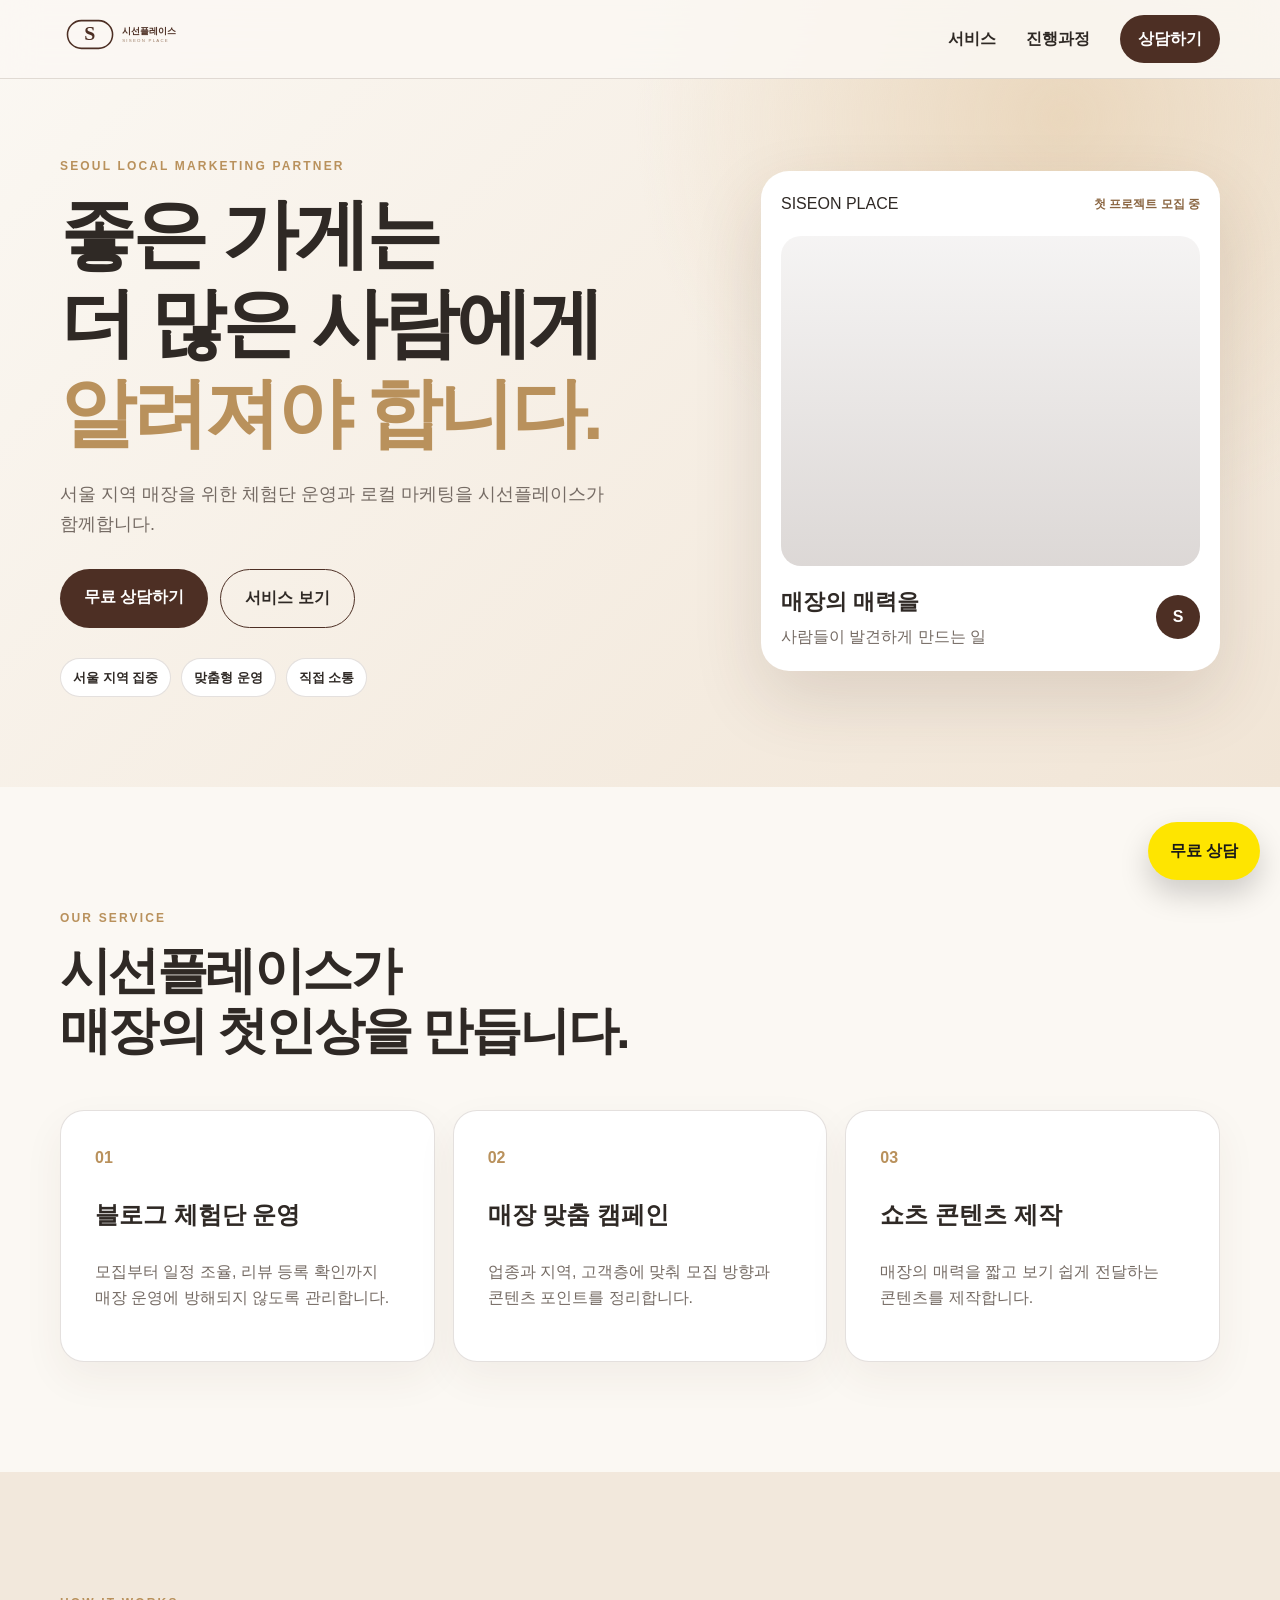
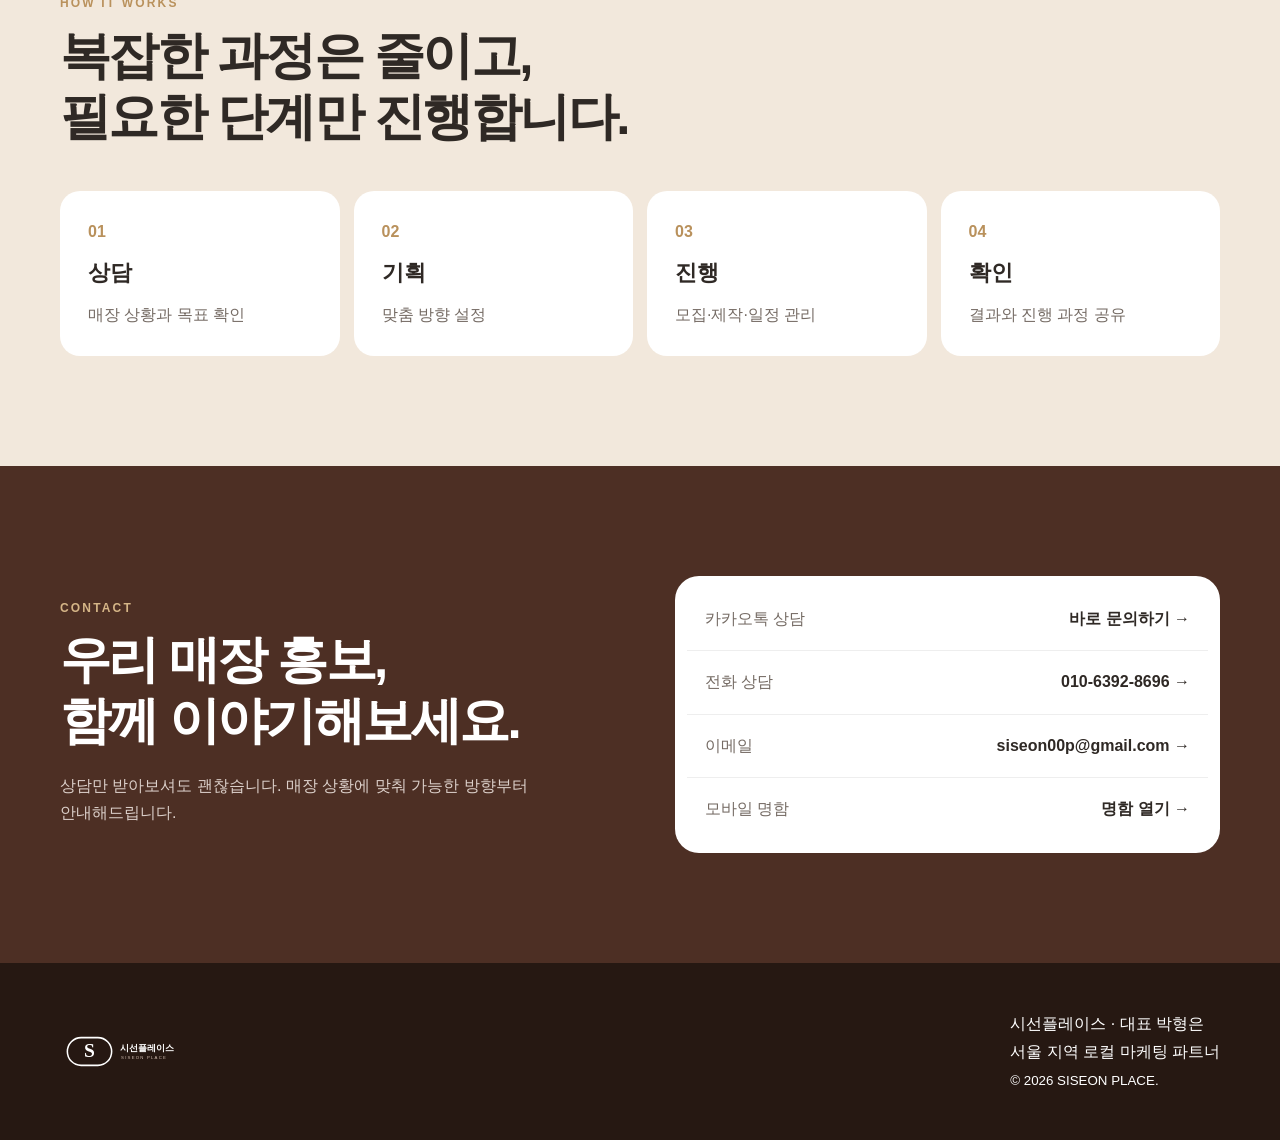
<file: index.html>
<!doctype html>
<html lang="ko">
<head>
  <meta charset="utf-8" />
  <meta name="viewport" content="width=device-width, initial-scale=1" />
  <meta name="description" content="서울 지역 매장을 위한 로컬 마케팅 파트너, 시선플레이스" />
  <meta name="theme-color" content="#4d2f24" />
  <title>시선플레이스 | 서울 로컬 마케팅</title>
  <link rel="icon" href="favicon.svg" type="image/svg+xml" />
  <link rel="stylesheet" href="style.css?v=20260730-2" />
</head>
<body>
<header class="site-header"><div class="container nav-wrap"><a class="brand" href="#top"><img src="logo.svg" alt="시선플레이스"></a><button class="menu-toggle" aria-label="메뉴 열기"><span></span><span></span><span></span></button><nav class="main-nav"><a href="#service">서비스</a><a href="#process">진행과정</a><a href="#contact" class="nav-cta">상담하기</a></nav></div></header>
<main id="top">
<section class="hero"><div class="container hero-grid"><div class="hero-copy reveal"><p class="eyebrow">SEOUL LOCAL MARKETING PARTNER</p><h1>좋은 가게는<br>더 많은 사람에게<br><em>알려져야 합니다.</em></h1><p class="hero-desc">서울 지역 매장을 위한 체험단 운영과 로컬 마케팅을 시선플레이스가 함께합니다.</p><div class="hero-actions"><a class="btn primary" href="http://pf.kakao.com/_FxaGfX/chat" target="_blank" rel="noopener">무료 상담하기</a><a class="btn ghost" href="#service">서비스 보기</a></div><div class="trust-row"><span>서울 지역 집중</span><span>맞춤형 운영</span><span>직접 소통</span></div></div><div class="hero-card reveal"><div class="hero-card-top"><span>SISEON PLACE</span><b>첫 프로젝트 모집 중</b></div><div class="photo-frame"></div><div class="hero-card-bottom"><div><strong>매장의 매력을</strong><p>사람들이 발견하게 만드는 일</p></div><span>S</span></div></div></div></section>
<section class="section" id="service"><div class="container"><p class="section-kicker">OUR SERVICE</p><h2>시선플레이스가<br>매장의 첫인상을 만듭니다.</h2><div class="service-grid"><article><span>01</span><h3>블로그 체험단 운영</h3><p>모집부터 일정 조율, 리뷰 등록 확인까지 매장 운영에 방해되지 않도록 관리합니다.</p></article><article><span>02</span><h3>매장 맞춤 캠페인</h3><p>업종과 지역, 고객층에 맞춰 모집 방향과 콘텐츠 포인트를 정리합니다.</p></article><article><span>03</span><h3>쇼츠 콘텐츠 제작</h3><p>매장의 매력을 짧고 보기 쉽게 전달하는 콘텐츠를 제작합니다.</p></article></div></div></section>
<section class="section process" id="process"><div class="container"><p class="section-kicker">HOW IT WORKS</p><h2>복잡한 과정은 줄이고,<br>필요한 단계만 진행합니다.</h2><div class="steps"><div><b>01</b><strong>상담</strong><p>매장 상황과 목표 확인</p></div><div><b>02</b><strong>기획</strong><p>맞춤 방향 설정</p></div><div><b>03</b><strong>진행</strong><p>모집·제작·일정 관리</p></div><div><b>04</b><strong>확인</strong><p>결과와 진행 과정 공유</p></div></div></div></section>
<section class="section contact" id="contact"><div class="container contact-grid"><div><p class="section-kicker">CONTACT</p><h2>우리 매장 홍보,<br>함께 이야기해보세요.</h2><p>상담만 받아보셔도 괜찮습니다. 매장 상황에 맞춰 가능한 방향부터 안내해드립니다.</p></div><div class="contact-card"><a href="http://pf.kakao.com/_FxaGfX/chat" target="_blank" rel="noopener"><span>카카오톡 상담</span><strong>바로 문의하기 →</strong></a><a href="tel:01063928696"><span>전화 상담</span><strong>010-6392-8696 →</strong></a><a href="mailto:siseon00p@gmail.com"><span>이메일</span><strong>siseon00p@gmail.com →</strong></a><a href="card/"><span>모바일 명함</span><strong>명함 열기 →</strong></a></div></div></section>
</main>
<footer><div class="container footer-wrap"><img src="logo-white.svg" alt="시선플레이스"><div><p>시선플레이스 · 대표 박형은</p><p>서울 지역 로컬 마케팅 파트너</p><small>© <span id="year"></span> SISEON PLACE.</small></div></div></footer>
<a class="floating-kakao" href="http://pf.kakao.com/_FxaGfX/chat" target="_blank" rel="noopener">무료 상담</a>
<script src="script.js?v=20260730-2"></script>
</body></html>
</file>
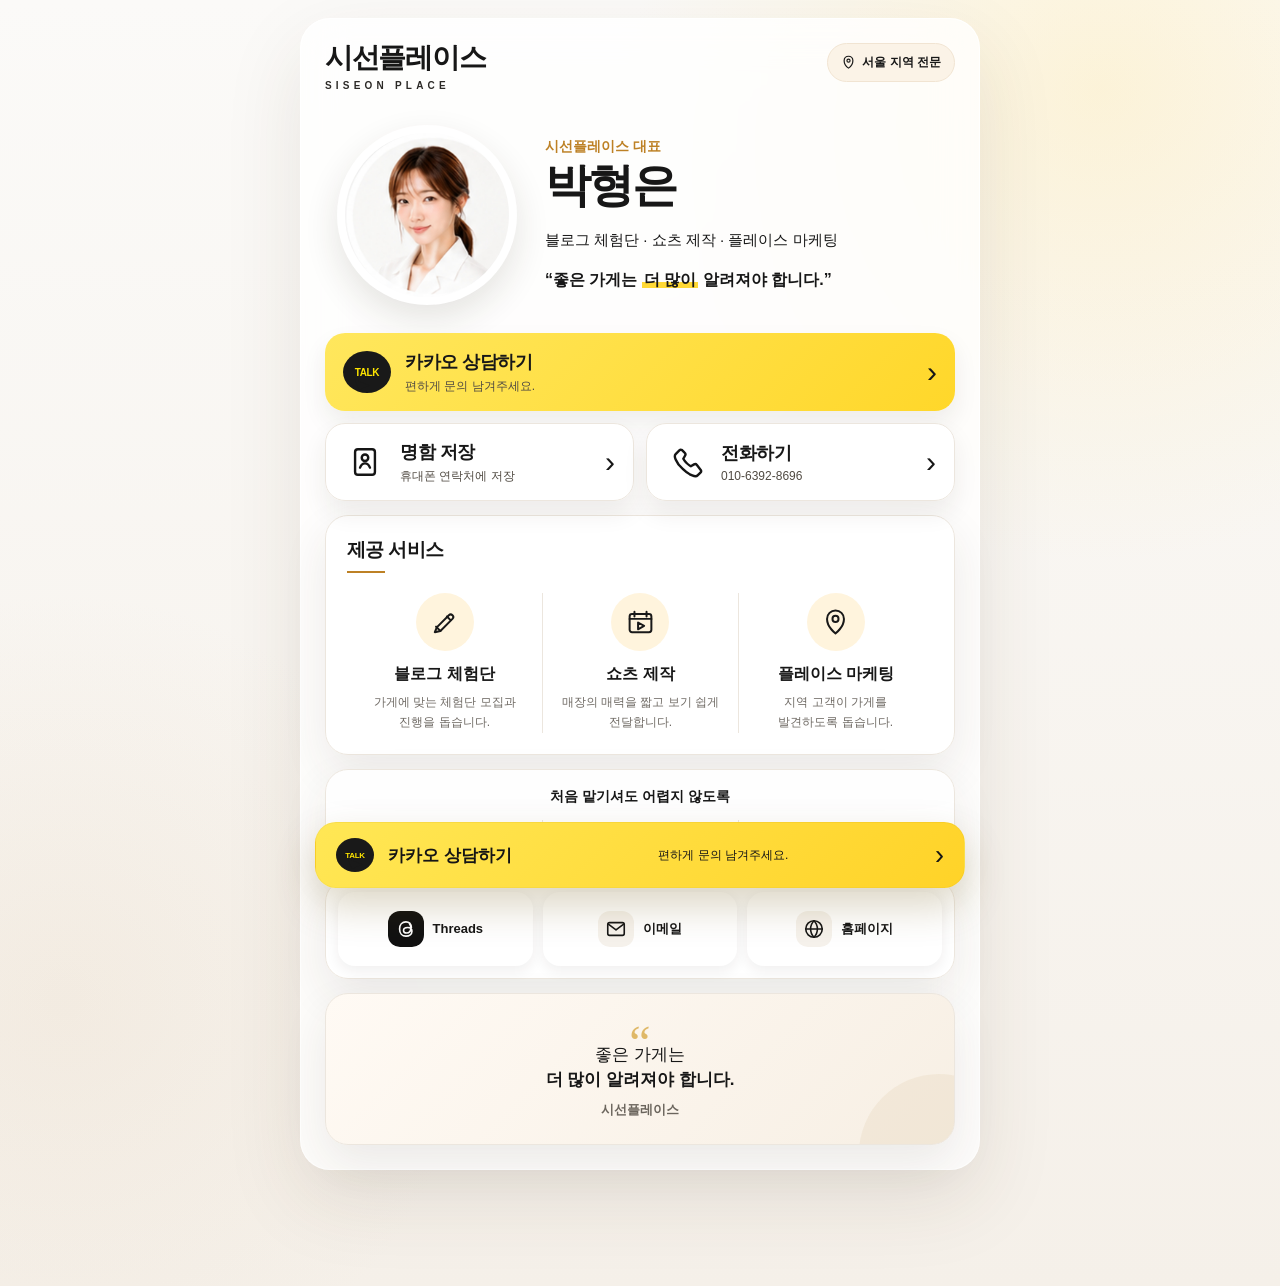
<file: card/index.html>
<!doctype html>
<html lang="ko">
<head>
  <meta charset="utf-8">
  <meta name="viewport" content="width=device-width, initial-scale=1, viewport-fit=cover">
  <meta name="theme-color" content="#f7f3ed">
  <meta name="format-detection" content="telephone=no, email=no, address=no">
  <meta name="description" content="시선플레이스 대표 박형은 모바일 명함">
  <title>시선플레이스 대표 박형은 | 모바일 명함</title>

  <meta property="og:type" content="website">
  <meta property="og:locale" content="ko_KR">
  <meta property="og:site_name" content="시선플레이스">
  <meta property="og:title" content="시선플레이스 대표 박형은">
  <meta property="og:description" content="블로그 체험단 · 쇼츠 제작 · 플레이스 마케팅">
  <meta property="og:url" content="https://guddms20-afk.github.io/siseonplace/card/">
  <meta property="og:image" content="https://guddms20-afk.github.io/siseonplace/card/og-preview.jpg?v=20260731">
  <meta property="og:image:secure_url" content="https://guddms20-afk.github.io/siseonplace/card/og-preview.jpg?v=20260731">
  <meta property="og:image:type" content="image/jpeg">
  <meta property="og:image:width" content="1200">
  <meta property="og:image:height" content="630">
  <meta property="og:image:alt" content="시선플레이스 대표 박형은 모바일 명함">

  <link rel="preload" as="image" href="profile.jpg?v=20260731">
  <link rel="apple-touch-icon" href="profile.jpg?v=20260731">
  <link rel="stylesheet" href="style.css?v=20260731">
</head>
<body>
  <main class="page">
    <article class="business-card" aria-label="시선플레이스 대표 박형은 모바일 명함">
      <header class="brand-row reveal">
        <div class="wordmark">
          <strong>시선플레이스</strong>
          <span>SISEON PLACE</span>
        </div>
        <div class="location-badge" aria-label="서울 지역 전문">
          <svg aria-hidden="true" viewBox="0 0 24 24"><path d="M12 21s7-5.1 7-12a7 7 0 1 0-14 0c0 6.9 7 12 7 12Z"/><circle cx="12" cy="9" r="2.5"/></svg>
          서울 지역 전문
        </div>
      </header>

      <section class="hero reveal">
        <div class="photo-wrap">
          <img src="profile.jpg?v=20260730-2" alt="시선플레이스 대표 박형은 프로필 사진" width="1000" height="1000">
        </div>
        <div class="hero-copy">
          <p class="role">시선플레이스 대표</p>
          <h1>박형은</h1>
          <p class="services-line">블로그 체험단 · 쇼츠 제작 · 플레이스 마케팅</p>
          <p class="slogan">“좋은 가게는 <mark>더 많이</mark> 알려져야 합니다.”</p>
        </div>
      </section>

      <section class="actions reveal" aria-label="빠른 연락">
        <a class="action kakao" href="http://pf.kakao.com/_FxaGfX/chat" target="_blank" rel="noopener noreferrer">
          <span class="kakao-symbol" aria-hidden="true">TALK</span>
          <span class="action-copy"><strong>카카오 상담하기</strong><small>편하게 문의 남겨주세요.</small></span>
          <span class="chevron" aria-hidden="true">›</span>
        </a>

        <div class="sub-actions">
          <a class="action white save-contact" href="contact.vcf?v=20260730" download="시선플레이스_대표_박형은.vcf">
            <span class="line-icon" aria-hidden="true">
              <svg viewBox="0 0 24 24"><rect x="5" y="3" width="14" height="18" rx="2"/><circle cx="12" cy="9" r="2.3"/><path d="M8.5 16c.8-2 2-3 3.5-3s2.7 1 3.5 3"/></svg>
            </span>
            <span class="action-copy"><strong>명함 저장</strong><small>휴대폰 연락처에 저장</small></span>
            <span class="chevron" aria-hidden="true">›</span>
          </a>
          <a class="action white" href="tel:01063928696">
            <span class="line-icon" aria-hidden="true">
              <svg viewBox="0 0 24 24"><path d="M7.3 3.8 4.7 6.4c-.8.8-.8 2 0 3.8 1 2.4 2.7 4.7 5 6.7 2 2 4.3 3.6 6.7 4.6 1.8.8 3 .8 3.8 0l2-2c.5-.5.6-1.3.2-1.9l-2.7-3.5c-.5-.6-1.3-.8-2-.4l-2.3 1.3c-1.1-.6-2.1-1.4-3-2.3-.9-.9-1.7-1.9-2.3-3l1.3-2.3c.4-.7.2-1.5-.4-2L9.2 3.6c-.6-.4-1.4-.3-1.9.2Z"/></svg>
            </span>
            <span class="action-copy"><strong>전화하기</strong><small>010-6392-8696</small></span>
            <span class="chevron" aria-hidden="true">›</span>
          </a>
        </div>
      </section>

      <section class="panel reveal" aria-labelledby="service-title">
        <div class="section-head">
          <h2 id="service-title">제공 서비스</h2>
          <span aria-hidden="true"></span>
        </div>
        <div class="service-grid">
          <article>
            <div class="service-icon">
              <svg viewBox="0 0 24 24" aria-hidden="true"><path d="M4 20l4.6-1 10-10a2.1 2.1 0 0 0-3-3l-10 10L4 20Z"/><path d="m14 7 3 3M8.6 19 5 15.4"/></svg>
            </div>
            <div>
              <h3>블로그 체험단</h3>
              <p>가게에 맞는 체험단 모집과 진행을 돕습니다.</p>
            </div>
          </article>
          <article>
            <div class="service-icon">
              <svg viewBox="0 0 24 24" aria-hidden="true"><rect x="3" y="5" width="18" height="15" rx="2"/><path d="M3 9h18M7 3v4M17 3v4"/><path d="m10 12 5 2.8-5 2.8Z"/></svg>
            </div>
            <div>
              <h3>쇼츠 제작</h3>
              <p>매장의 매력을 짧고 보기 쉽게 전달합니다.</p>
            </div>
          </article>
          <article>
            <div class="service-icon">
              <svg viewBox="0 0 24 24" aria-hidden="true"><path d="M12 21s7-5.1 7-12a7 7 0 1 0-14 0c0 6.9 7 12 7 12Z"/><circle cx="12" cy="9" r="2.5"/></svg>
            </div>
            <div>
              <h3>플레이스 마케팅</h3>
              <p>지역 고객이 가게를 발견하도록 돕습니다.</p>
            </div>
          </article>
        </div>
      </section>

      <section class="trust-panel reveal" aria-label="시선플레이스 운영 원칙">
        <p class="trust-title">처음 맡기셔도 어렵지 않도록</p>
        <div class="trust-list">
          <span>직접 소통</span>
          <span>과장 없는 안내</span>
          <span>진행 과정 공유</span>
        </div>
      </section>

      <nav class="socials reveal" aria-label="시선플레이스 외부 채널">
        <a class="social threads" href="https://www.threads.com/@siseon_00" target="_blank" rel="noopener noreferrer" aria-label="Threads 열기">
          <span class="social-icon">
            <svg viewBox="0 0 24 24" aria-hidden="true"><path d="M17.9 10.4c-.4-4-2.7-6.2-6-6.2-4.1 0-6.9 3.1-6.9 7.7 0 4.9 2.8 7.9 7 7.9 3.7 0 6.5-2.1 6.5-5.3 0-2.4-1.8-4.1-4.7-4.1-2.7 0-4.5 1.3-4.5 3.2 0 1.7 1.4 2.8 3.3 2.8 2.8 0 4.7-2.2 4.7-5.4 0-1.9-.5-3.6-1.5-4.8"/></svg>
          </span>
          <strong>Threads</strong>
        </a>
        <a class="social" href="mailto:siseon00p@gmail.com" aria-label="이메일 보내기">
          <span class="social-icon">
            <svg viewBox="0 0 24 24" aria-hidden="true"><rect x="3" y="5" width="18" height="14" rx="2"/><path d="m4 7 8 6 8-6"/></svg>
          </span>
          <strong>이메일</strong>
        </a>
        <a class="social" href="https://guddms20-afk.github.io/siseonplace/" target="_blank" rel="noopener noreferrer" aria-label="홈페이지 열기">
          <span class="social-icon">
            <svg viewBox="0 0 24 24" aria-hidden="true"><circle cx="12" cy="12" r="9"/><path d="M3 12h18M12 3c2.5 2.5 3.7 5.5 3.7 9S14.5 18.5 12 21c-2.5-2.5-3.7-5.5-3.7-9S9.5 5.5 12 3Z"/></svg>
          </span>
          <strong>홈페이지</strong>
        </a>
      </nav>

      <footer class="quote reveal">
        <span class="quote-mark" aria-hidden="true">“</span>
        <p>좋은 가게는<br><strong>더 많이 알려져야 합니다.</strong></p>
        <small>시선플레이스</small>
      </footer>
    </article>
  </main>

  <a class="sticky-kakao" href="http://pf.kakao.com/_FxaGfX/chat" target="_blank" rel="noopener noreferrer" aria-label="카카오톡으로 상담하기">
    <span class="kakao-symbol small" aria-hidden="true">TALK</span>
    <strong>카카오 상담하기</strong>
    <span>편하게 문의 남겨주세요.</span>
    <b aria-hidden="true">›</b>
  </a>

  <div class="toast" role="status" aria-live="polite" aria-atomic="true">연락처 파일을 열었어요. 화면 안내에 따라 저장해 주세요.</div>
  <script src="script.js?v=20260730-2" defer></script>
</body>
</html>
</file>
<file: style.css>
*{box-sizing:border-box}:root{--cream:#f5efe6;--ivory:#fbf8f3;--brown:#4d2f24;--gold:#b9915c;--text:#2f2925;--muted:#756b64;--line:rgba(77,47,36,.15);--white:#fff}html{scroll-behavior:smooth}body{margin:0;color:var(--text);background:var(--ivory);font-family:-apple-system,BlinkMacSystemFont,"Pretendard","Noto Sans KR",sans-serif;line-height:1.65;word-break:keep-all}a{color:inherit;text-decoration:none}.container{width:min(1160px,calc(100% - 40px));margin:auto}.site-header{position:fixed;z-index:20;inset:0 0 auto;background:rgba(251,248,243,.88);backdrop-filter:blur(18px);border-bottom:1px solid var(--line)}.nav-wrap{height:78px;display:flex;align-items:center;justify-content:space-between}.brand img{width:168px}.main-nav{display:flex;align-items:center;gap:30px;font-weight:700}.nav-cta{padding:11px 18px;border-radius:999px;background:var(--brown);color:#fff}.menu-toggle{display:none;border:0;background:none}.hero{min-height:720px;padding:145px 0 90px;background:radial-gradient(circle at 83% 15%,#ead7bd 0,transparent 34%),linear-gradient(135deg,#fbf8f3,#f1e5d6)}.hero-grid{display:grid;grid-template-columns:1.15fr .85fr;align-items:center;gap:80px}.eyebrow,.section-kicker{color:var(--gold);font-size:12px;font-weight:800;letter-spacing:.18em}.hero h1,.section h2{margin:12px 0 22px;line-height:1.18;letter-spacing:-.05em}.hero h1{font-size:clamp(46px,6vw,76px)}.hero h1 em{color:var(--gold);font-style:normal}.hero-desc{max-width:620px;font-size:18px;color:var(--muted)}.hero-actions{display:flex;gap:12px;margin:30px 0}.btn{padding:15px 24px;border-radius:999px;font-weight:800}.primary{background:var(--brown);color:#fff}.ghost{border:1px solid var(--brown)}.trust-row{display:flex;gap:10px;flex-wrap:wrap}.trust-row span{padding:8px 12px;border-radius:999px;background:#fff;border:1px solid var(--line);font-size:13px;font-weight:700}.hero-card{padding:20px;border-radius:28px;background:#fff;box-shadow:0 28px 70px rgba(77,47,36,.14)}.hero-card-top,.hero-card-bottom{display:flex;align-items:center;justify-content:space-between}.hero-card-top b{font-size:12px;color:#8a6541}.photo-frame{height:330px;margin:18px 0;border-radius:20px;background:linear-gradient(rgba(63,38,28,.05),rgba(63,38,28,.18)),url('https://images.unsplash.com/photo-1554118811-1e0d58224f24?auto=format&fit=crop&w=1000&q=80') center/cover}.hero-card-bottom strong{font-size:22px}.hero-card-bottom p{margin:4px 0 0;color:var(--muted)}.hero-card-bottom>span{width:44px;height:44px;display:grid;place-items:center;border-radius:50%;background:var(--brown);color:#fff;font-weight:900}.section{padding:110px 0}.section h2{font-size:clamp(36px,4vw,56px)}.service-grid{display:grid;grid-template-columns:repeat(3,1fr);gap:18px;margin-top:48px}.service-grid article{padding:34px;border:1px solid var(--line);border-radius:24px;background:#fff;box-shadow:0 16px 42px rgba(77,47,36,.06)}.service-grid article>span{color:var(--gold);font-weight:900}.service-grid h3{font-size:24px}.service-grid p{color:var(--muted)}.process{background:#f2e8dc}.steps{display:grid;grid-template-columns:repeat(4,1fr);gap:14px;margin-top:44px}.steps div{padding:28px;border-radius:20px;background:#fff}.steps b{display:block;color:var(--gold)}.steps strong{display:block;margin:10px 0;font-size:22px}.steps p{margin:0;color:var(--muted)}.contact{background:var(--brown);color:#fff}.contact .section-kicker{color:#d5b587}.contact-grid{display:grid;grid-template-columns:1fr 1fr;gap:70px;align-items:center}.contact-grid>div>p{color:#dbcfc9}.contact-card{background:#fff;border-radius:24px;padding:12px;color:var(--text)}.contact-card a{display:flex;justify-content:space-between;padding:18px;border-bottom:1px solid #eee}.contact-card a:last-child{border-bottom:0}.contact-card span{color:var(--muted)}footer{padding:46px 0;background:#261812;color:#fff}.footer-wrap{display:flex;align-items:center;justify-content:space-between}.footer-wrap img{width:165px}.footer-wrap p{margin:2px 0}.floating-kakao{position:fixed;right:20px;bottom:20px;padding:16px 22px;border-radius:999px;background:#fee500;color:#191919;font-weight:900;box-shadow:0 14px 30px rgba(0,0,0,.18)}.reveal{opacity:0;transform:translateY(18px);transition:.6s}.reveal.visible{opacity:1;transform:none}@media(max-width:800px){.main-nav{display:none}.menu-toggle{display:block}.hero{padding-top:120px}.hero-grid,.contact-grid{grid-template-columns:1fr}.hero-card{max-width:520px}.service-grid,.steps{grid-template-columns:1fr 1fr}.footer-wrap{align-items:flex-start;gap:30px;flex-direction:column}}@media(max-width:520px){.container{width:min(100% - 26px,1160px)}.section{padding:78px 0}.hero h1{font-size:45px}.hero-desc{font-size:16px}.service-grid,.steps{grid-template-columns:1fr}.hero-card{padding:14px}.photo-frame{height:260px}.contact-card a{gap:15px;flex-direction:column}.floating-kakao{right:12px;bottom:12px}}
</file>
<file: card/style.css>
*{box-sizing:border-box}
:root{
  --bg:#f7f3ed;
  --surface:rgba(255,255,255,.92);
  --text:#171717;
  --muted:#6f6a64;
  --line:#ece6de;
  --accent:#fee500;
  --gold:#bd8125;
  --shadow:0 18px 46px rgba(55,42,28,.09);
}
html{scroll-behavior:smooth;background:var(--bg)}
body{
  margin:0;
  min-width:320px;
  color:var(--text);
  font-family:-apple-system,BlinkMacSystemFont,"Pretendard","Apple SD Gothic Neo","Noto Sans KR","Segoe UI",sans-serif;
  background:
    radial-gradient(circle at 86% 7%,rgba(255,225,137,.28),transparent 29%),
    radial-gradient(circle at 5% 78%,rgba(229,210,185,.22),transparent 26%),
    linear-gradient(180deg,#fbfaf8 0%,#f5f0e9 100%);
  -webkit-font-smoothing:antialiased;
  word-break:keep-all;
  overflow-x:hidden;
}
a{-webkit-tap-highlight-color:transparent}
a:focus-visible{outline:3px solid rgba(189,129,37,.45);outline-offset:3px}
.page{min-height:100svh;padding:18px 14px calc(116px + env(safe-area-inset-bottom))}
.business-card{
  width:min(100%,680px);
  margin:auto;
  padding:24px;
  border:1px solid rgba(255,255,255,.82);
  border-radius:30px;
  background:rgba(255,255,255,.78);
  backdrop-filter:blur(22px);
  -webkit-backdrop-filter:blur(22px);
  box-shadow:0 30px 80px rgba(68,50,28,.1);
}
.brand-row{display:flex;align-items:flex-start;justify-content:space-between;gap:16px}
.wordmark strong{display:block;font-size:28px;line-height:1.05;letter-spacing:-.045em}
.wordmark span{display:block;margin-top:8px;font-size:10px;font-weight:700;letter-spacing:.42em;color:#2c2a27}
.location-badge{
  flex:none;display:flex;align-items:center;gap:6px;padding:10px 13px;border-radius:999px;
  background:#fbf3e7;border:1px solid #f1e4d2;font-size:12px;font-weight:800;
}
.location-badge svg{width:15px;height:15px;fill:none;stroke:#171717;stroke-width:1.9}
.hero{display:grid;grid-template-columns:180px minmax(0,1fr);align-items:center;gap:28px;margin:34px 12px 28px}
.photo-wrap{aspect-ratio:1;border-radius:50%;padding:8px;background:#fff;box-shadow:0 14px 34px rgba(52,39,24,.12)}
.photo-wrap img{width:100%;height:100%;display:block;object-fit:cover;object-position:center 34%;border-radius:50%}
.hero-copy{min-width:0}
.role{margin:0 0 5px;color:var(--gold);font-size:14px;font-weight:800}
h1{margin:0;font-size:46px;line-height:1.05;letter-spacing:-.055em}
.services-line{margin:18px 0 0;font-size:15px;line-height:1.7}
.slogan{margin:16px 0 0;font-size:16px;font-weight:700;line-height:1.55}
mark{background:linear-gradient(transparent 63%,#ffd935 63%);color:inherit;padding:0 2px}
.actions{display:grid;gap:12px}
.action{
  display:flex;align-items:center;gap:14px;min-height:78px;padding:15px 18px;border-radius:20px;
  color:var(--text);text-decoration:none;box-shadow:0 12px 24px rgba(48,37,22,.08);
  transition:transform .18s ease,box-shadow .18s ease,filter .18s ease;
}
.action:active,.social:active,.sticky-kakao:active{transform:scale(.975)}
@media(hover:hover){
  .action:hover{transform:translateY(-2px);box-shadow:0 17px 32px rgba(48,37,22,.12)}
  .social:hover{transform:translateY(-2px);box-shadow:0 10px 24px rgba(45,35,24,.12)}
}
.kakao{background:linear-gradient(135deg,#ffe75d,#ffd72a)}
.white{background:rgba(255,255,255,.97);border:1px solid var(--line)}
.kakao-symbol{
  width:48px;height:42px;display:grid;place-items:center;position:relative;flex:none;border-radius:50%;
  background:#191919;color:#fee500;font-size:10px;font-weight:900;letter-spacing:-.04em;
}
.kakao-symbol:after{content:"";position:absolute;left:8px;bottom:-5px;border:8px solid transparent;border-top-color:#191919;transform:rotate(22deg)}
.kakao-symbol.small{width:38px;height:34px;font-size:8px}
.action-copy{display:flex;flex-direction:column;gap:4px;min-width:0}
.action-copy strong{font-size:18px;letter-spacing:-.025em}
.action-copy small{font-size:12px;color:#504a42;white-space:nowrap;overflow:hidden;text-overflow:ellipsis}
.chevron{margin-left:auto;font-size:30px;font-weight:300}
.sub-actions{display:grid;grid-template-columns:1fr 1fr;gap:12px}
.line-icon{width:42px;height:42px;display:grid;place-items:center;flex:none}
.line-icon svg{width:34px;height:34px;fill:none;stroke:#151515;stroke-width:1.7;stroke-linecap:round;stroke-linejoin:round}
.panel,.trust-panel,.socials,.quote{
  margin-top:14px;border:1px solid var(--line);border-radius:23px;background:rgba(255,255,255,.92);box-shadow:var(--shadow);
}
.panel{padding:21px}
.section-head h2{margin:0;font-size:19px;letter-spacing:-.035em}
.section-head span{display:block;width:38px;height:2px;margin-top:8px;background:var(--gold)}
.service-grid{display:grid;grid-template-columns:repeat(3,1fr);margin-top:20px}
.service-grid article{text-align:center;padding:0 18px}
.service-grid article+article{border-left:1px solid var(--line)}
.service-icon{width:58px;height:58px;display:grid;place-items:center;margin:0 auto 13px;border-radius:50%;background:#fff4dd}
.service-icon svg{width:29px;height:29px;fill:none;stroke:#191919;stroke-width:1.65;stroke-linecap:round;stroke-linejoin:round}
.service-grid h3{margin:0 0 8px;font-size:16px}
.service-grid p{margin:0;color:var(--muted);font-size:12px;line-height:1.65}
.trust-panel{padding:18px 20px;text-align:center}
.trust-title{margin:0 0 14px;font-size:14px;font-weight:800}
.trust-list{display:grid;grid-template-columns:repeat(3,1fr)}
.trust-list span{padding:4px 8px;font-size:13px;font-weight:800}
.trust-list span+span{border-left:1px solid var(--line)}
.socials{display:grid;grid-template-columns:repeat(3,1fr);gap:10px;padding:12px}
.social{
  min-width:0;min-height:74px;display:flex;align-items:center;justify-content:center;gap:9px;padding:10px 8px;border-radius:17px;
  color:#161616;background:#fff;text-decoration:none;box-shadow:0 5px 14px rgba(45,35,24,.07);
  transition:transform .16s ease,box-shadow .16s ease;
}
.social-icon{width:36px;height:36px;display:grid;place-items:center;flex:none;border-radius:12px;background:#f6f2ec}
.social svg{width:22px;height:22px;fill:none;stroke:currentColor;stroke-width:1.75;stroke-linecap:round;stroke-linejoin:round}
.social strong{font-size:13px;white-space:nowrap}
.social.threads .social-icon{color:#fff;background:#111}
.quote{position:relative;overflow:hidden;padding:25px 18px;text-align:center;background:linear-gradient(135deg,#fffaf4,#f7efe4)}
.quote:after{content:"";position:absolute;width:160px;height:160px;right:-65px;bottom:-90px;border-radius:50%;background:rgba(209,180,134,.15)}
.quote-mark{display:block;height:20px;color:#dfb867;font-family:Georgia,serif;font-size:48px;line-height:1}
.quote p{margin:3px 0 7px;font-size:17px;line-height:1.5}
.quote small{color:#6b655d;font-weight:700}
.sticky-kakao{
  position:fixed;z-index:20;left:50%;bottom:max(12px,env(safe-area-inset-bottom));transform:translateX(-50%);
  width:min(calc(100% - 28px),650px);min-height:66px;padding:11px 20px;display:grid;
  grid-template-columns:auto auto 1fr auto;align-items:center;gap:14px;border:1px solid rgba(167,127,0,.08);border-radius:21px;
  background:linear-gradient(135deg,#ffe755,#ffd328);color:#151515;text-decoration:none;
  box-shadow:0 18px 40px rgba(104,78,0,.23);transition:transform .18s ease,box-shadow .18s ease;
}
.sticky-kakao strong{font-size:17px}
.sticky-kakao span:not(.kakao-symbol){justify-self:center;font-size:12px}
.sticky-kakao b{font-size:27px;font-weight:300}
.toast{
  position:fixed;z-index:30;left:50%;bottom:95px;transform:translate(-50%,18px);opacity:0;
  width:min(calc(100% - 36px),440px);padding:13px 16px;border-radius:14px;background:rgba(25,25,25,.94);
  color:#fff;text-align:center;font-size:13px;line-height:1.5;pointer-events:none;transition:.28s ease;
}
.toast.show{opacity:1;transform:translate(-50%,0)}
.reveal{opacity:0;transform:translateY(16px);transition:opacity .55s ease,transform .55s ease}
.reveal.visible{opacity:1;transform:none}
@supports not ((backdrop-filter:blur(1px)) or (-webkit-backdrop-filter:blur(1px))){
  .business-card{background:#fff}
}
@media(max-width:620px){
  .business-card{padding:21px 16px;border-radius:25px}
  .wordmark strong{font-size:25px}.wordmark span{font-size:9px;letter-spacing:.34em}
  .location-badge{padding:9px 11px;font-size:11px}
  .hero{grid-template-columns:128px minmax(0,1fr);gap:18px;margin:28px 4px 24px}
  h1{font-size:39px}.role{font-size:12px}.services-line{font-size:13px;margin-top:13px}.slogan{font-size:14px;margin-top:11px}
  .action{min-height:72px;padding:13px 14px}.action-copy strong{font-size:16px}
  .kakao-symbol{width:44px;height:39px}.sub-actions{gap:9px}
  .line-icon{width:36px}.line-icon svg{width:30px;height:30px}
  .service-grid article{padding:0 9px}.service-grid h3{font-size:14px}.service-grid p{font-size:11px}
}
@media(max-width:460px){
  .page{padding-left:9px;padding-right:9px}
  .business-card{padding:19px 12px}
  .hero{grid-template-columns:116px minmax(0,1fr);gap:14px;margin-left:2px;margin-right:2px}
  h1{font-size:35px}.slogan{font-size:13px}.services-line{font-size:12px}
  .location-badge{font-size:10px}
  .sub-actions{grid-template-columns:1fr}
  .service-grid{grid-template-columns:1fr;gap:0}
  .service-grid article{display:grid;grid-template-columns:52px 1fr;align-items:center;gap:13px;text-align:left;padding:14px 2px}
  .service-grid article:first-child{padding-top:2px}
  .service-grid article+article{border-left:0;border-top:1px solid var(--line)}
  .service-icon{width:50px;height:50px;margin:0}
  .service-icon svg{width:25px;height:25px}
  .service-grid h3{margin-bottom:4px;font-size:14px}
  .service-grid p{font-size:11px}
  .socials{gap:7px;padding:9px}
  .social{min-height:68px;flex-direction:column;gap:5px;padding:8px 5px}
  .social-icon{width:34px;height:34px}
  .social strong{font-size:11px}
  .sticky-kakao{grid-template-columns:auto 1fr auto;padding-left:17px;padding-right:17px}
  .sticky-kakao span:not(.kakao-symbol){display:none}
}
@media(max-width:350px){
  .brand-row{gap:8px}
  .wordmark strong{font-size:22px}
  .location-badge{padding:8px 9px}
  .hero{grid-template-columns:104px minmax(0,1fr);gap:11px}
  h1{font-size:31px}
  .services-line{line-height:1.55}
  .trust-list{grid-template-columns:1fr;gap:7px}
  .trust-list span+span{border-left:0}
}
@media(prefers-reduced-motion:reduce){
  *{scroll-behavior:auto!important;animation:none!important;transition:none!important}
  .reveal{opacity:1;transform:none}
}
</file>
